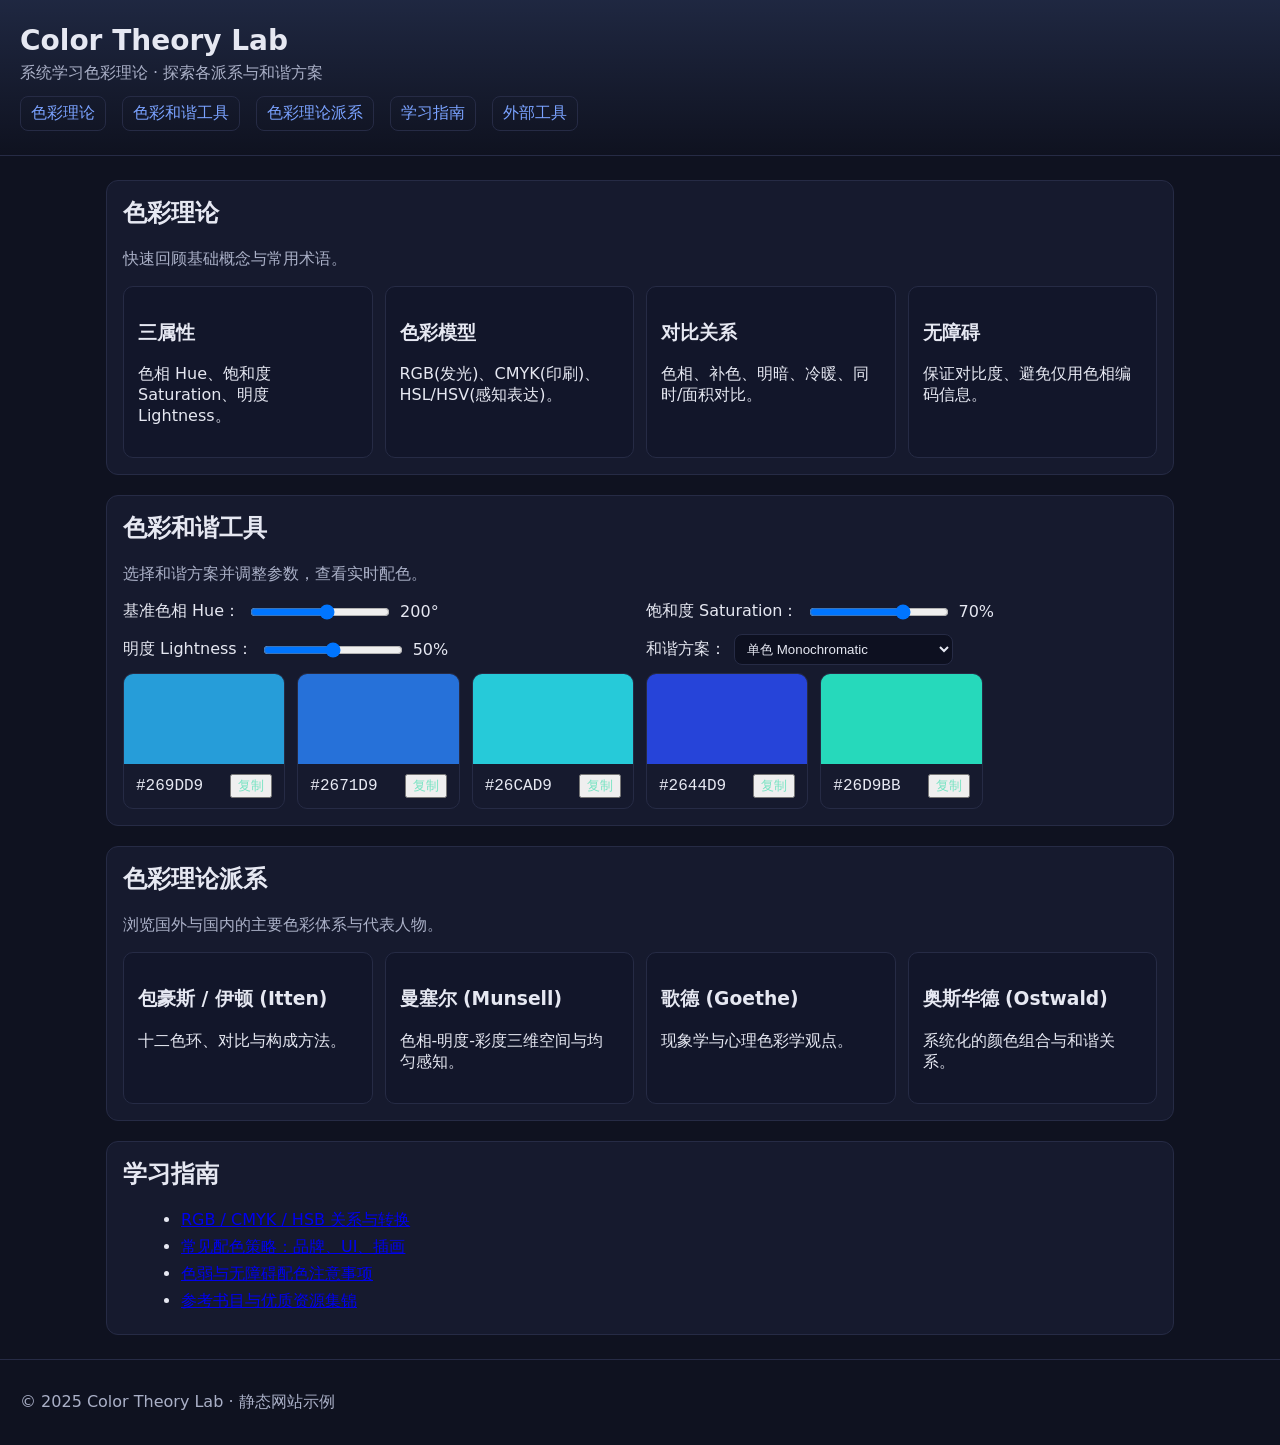
<file: index.html>
<!DOCTYPE html>
<html lang="zh-CN">
<head>
  <meta charset="UTF-8" />
  <meta name="viewport" content="width=device-width, initial-scale=1" />
  <title>Color Theory Lab | 色彩理论学习站</title>
  <meta name="description" content="一个用于学习色彩理论的静态网站，包含各流派与交互式色彩和谐工具。" />
  <link rel="stylesheet" href="assets/styles.css" />
</head>
<body>
  <header class="site-header">
    <h1>Color Theory Lab</h1>
    <p class="tagline">系统学习色彩理论 · 探索各派系与和谐方案</p>
    <nav class="main-nav">
      <a href="#theory">色彩理论</a>
      <a href="#tool">色彩和谐工具</a>
      <a href="#schools">色彩理论派系</a>
      <a href="#guides">学习指南</a>
      <a href="https://www.color-hex.com/" target="_blank" rel="noopener">外部工具</a>
    </nav>
  </header>

  <main class="container">
    <section id="theory" class="card">
      <h2>色彩理论</h2>
      <p class="muted">快速回顾基础概念与常用术语。</p>
      <div class="grid">
        <div class="grid-item">
          <h3>三属性</h3>
          <p>色相 Hue、饱和度 Saturation、明度 Lightness。</p>
        </div>
        <div class="grid-item">
          <h3>色彩模型</h3>
          <p>RGB(发光)、CMYK(印刷)、HSL/HSV(感知表达)。</p>
        </div>
        <div class="grid-item">
          <h3>对比关系</h3>
          <p>色相、补色、明暗、冷暖、同时/面积对比。</p>
        </div>
        <div class="grid-item">
          <h3>无障碍</h3>
          <p>保证对比度、避免仅用色相编码信息。</p>
        </div>
      </div>
    </section>

    <section id="tool" class="card">
      <h2>色彩和谐工具</h2>
      <p class="muted">选择和谐方案并调整参数，查看实时配色。</p>
      <div class="controls">
        <label>基准色相 Hue：<input type="range" id="hue" min="0" max="360" value="200" /><span id="hueVal">200°</span></label>
        <label>饱和度 Saturation：<input type="range" id="sat" min="0" max="100" value="70" /><span id="satVal">70%</span></label>
        <label>明度 Lightness：<input type="range" id="light" min="0" max="100" value="50" /><span id="lightVal">50%</span></label>
        <label>和谐方案：
          <select id="harmony">
            <option value="mono">单色 Monochromatic</option>
            <option value="complement">互补 Complementary</option>
            <option value="split">分裂互补 Split-Complementary</option>
            <option value="analogous">类似 Analogous</option>
            <option value="triad">三角 Triadic</option>
            <option value="tetrad">四方 Tetradic</option>
          </select>
        </label>
      </div>
      <div id="palette" class="palette"></div>
    </section>

    <section id="schools" class="card">
      <h2>色彩理论派系</h2>
      <p class="muted">浏览国外与国内的主要色彩体系与代表人物。</p>
      <div class="grid">
        <a class="grid-item" href="schools/itten-bauhaus.html">
          <h3>包豪斯 / 伊顿 (Itten)</h3>
          <p>十二色环、对比与构成方法。</p>
        </a>
        <a class="grid-item" href="schools/munsell.html">
          <h3>曼塞尔 (Munsell)</h3>
          <p>色相-明度-彩度三维空间与均匀感知。</p>
        </a>
        <a class="grid-item" href="schools/goethe.html">
          <h3>歌德 (Goethe)</h3>
          <p>现象学与心理色彩学观点。</p>
        </a>
        <a class="grid-item" href="schools/ostwald.html">
          <h3>奥斯华德 (Ostwald)</h3>
          <p>系统化的颜色组合与和谐关系。</p>
        </a>
      </div>
    </section>

    <section id="guides" class="card">
      <h2>学习指南</h2>
      <ul class="list">
        <li><a href="#">RGB / CMYK / HSB 关系与转换</a></li>
        <li><a href="#">常见配色策略：品牌、UI、插画</a></li>
        <li><a href="#">色弱与无障碍配色注意事项</a></li>
        <li><a href="#">参考书目与优质资源集锦</a></li>
      </ul>
    </section>
  </main>

  <footer class="site-footer">
    <p>© 2025 Color Theory Lab · 静态网站示例</p>
  </footer>

  <script src="assets/scripts.js"></script>
</body>
</html>
</file>
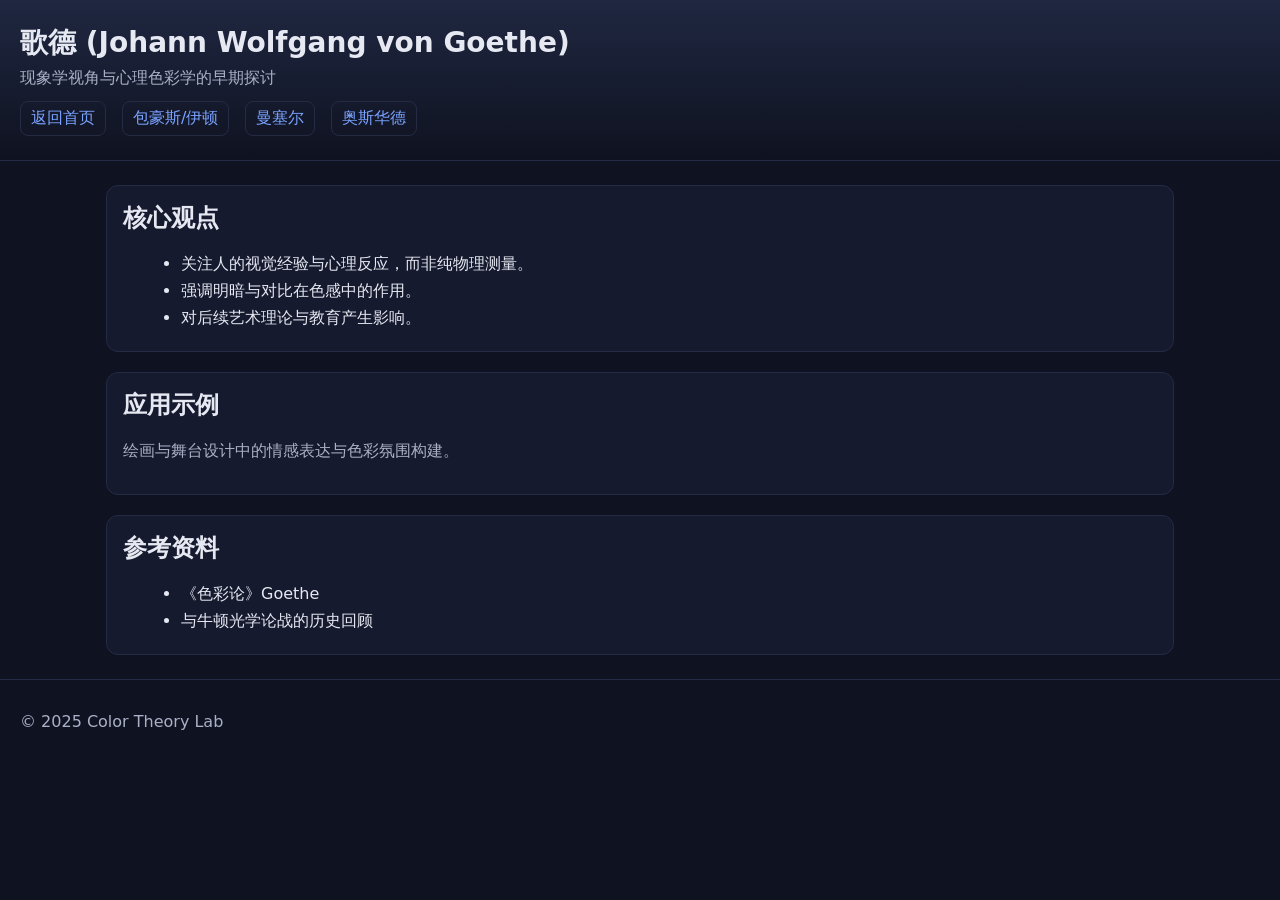
<file: schools/goethe.html>
<!DOCTYPE html>
<html lang="zh-CN">
<head>
  <meta charset="UTF-8" />
  <meta name="viewport" content="width=device-width, initial-scale=1" />
  <title>歌德 | 色彩理论派系</title>
  <link rel="stylesheet" href="../assets/styles.css" />
</head>
<body>
  <header class="site-header">
    <h1>歌德 (Johann Wolfgang von Goethe)</h1>
    <p class="tagline">现象学视角与心理色彩学的早期探讨</p>
    <nav class="main-nav">
      <a href="../index.html">返回首页</a>
      <a href="itten-bauhaus.html">包豪斯/伊顿</a>
      <a href="munsell.html">曼塞尔</a>
      <a href="ostwald.html">奥斯华德</a>
    </nav>
  </header>
  <main class="container">
    <section class="card">
      <h2>核心观点</h2>
      <ul class="list">
        <li>关注人的视觉经验与心理反应，而非纯物理测量。</li>
        <li>强调明暗与对比在色感中的作用。</li>
        <li>对后续艺术理论与教育产生影响。</li>
      </ul>
    </section>
    <section class="card">
      <h2>应用示例</h2>
      <p class="muted">绘画与舞台设计中的情感表达与色彩氛围构建。</p>
    </section>
    <section class="card">
      <h2>参考资料</h2>
      <ul class="list">
        <li>《色彩论》Goethe</li>
        <li>与牛顿光学论战的历史回顾</li>
      </ul>
    </section>
  </main>
  <footer class="site-footer">
    <p>© 2025 Color Theory Lab</p>
  </footer>
</body>
</html>
</file>
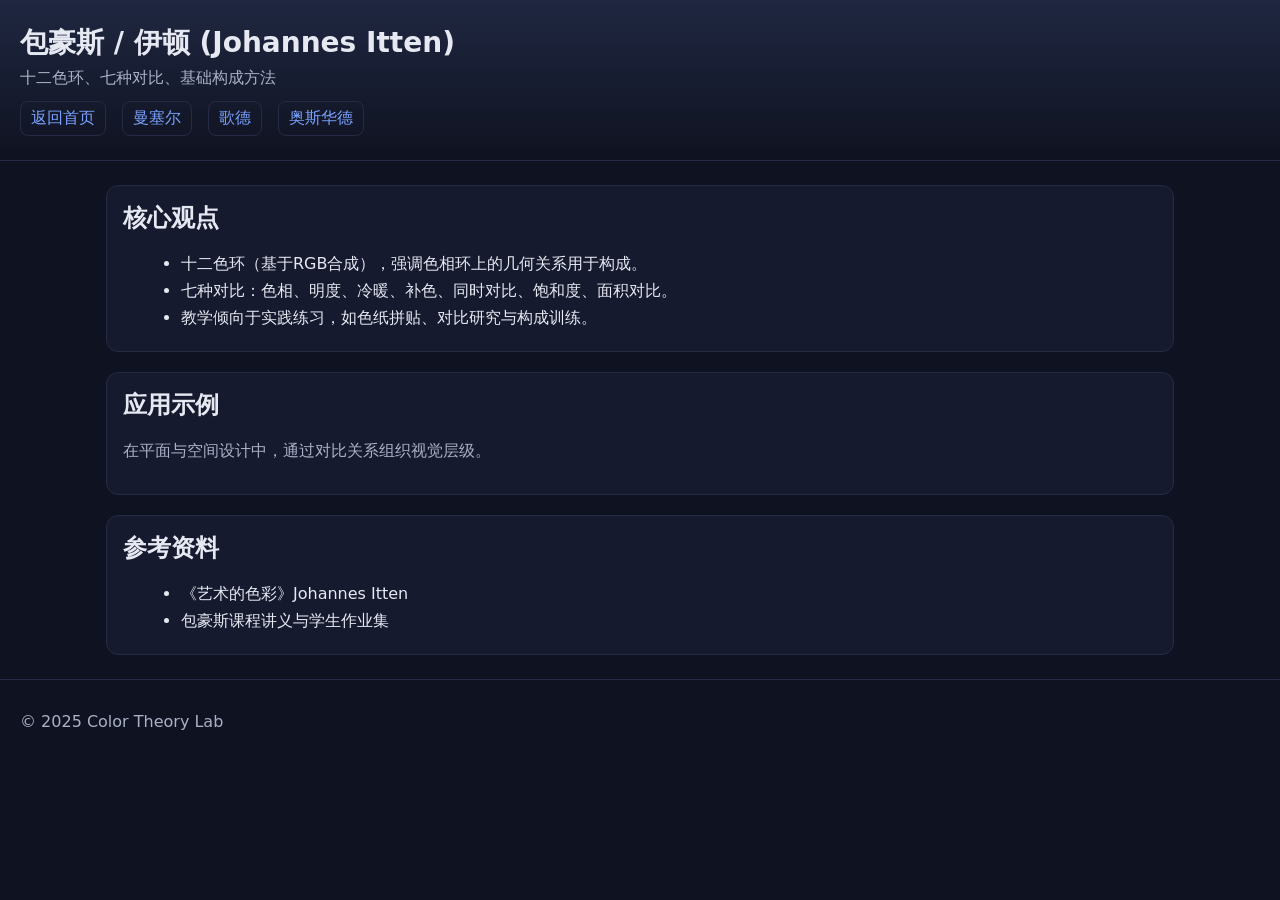
<file: schools/itten-bauhaus.html>
<!DOCTYPE html>
<html lang="zh-CN">
<head>
  <meta charset="UTF-8" />
  <meta name="viewport" content="width=device-width, initial-scale=1" />
  <title>包豪斯 / 伊顿 | 色彩理论派系</title>
  <link rel="stylesheet" href="../assets/styles.css" />
</head>
<body>
  <header class="site-header">
    <h1>包豪斯 / 伊顿 (Johannes Itten)</h1>
    <p class="tagline">十二色环、七种对比、基础构成方法</p>
    <nav class="main-nav">
      <a href="../index.html">返回首页</a>
      <a href="munsell.html">曼塞尔</a>
      <a href="goethe.html">歌德</a>
      <a href="ostwald.html">奥斯华德</a>
    </nav>
  </header>
  <main class="container">
    <section class="card">
      <h2>核心观点</h2>
      <ul class="list">
        <li>十二色环（基于RGB合成），强调色相环上的几何关系用于构成。</li>
        <li>七种对比：色相、明度、冷暖、补色、同时对比、饱和度、面积对比。</li>
        <li>教学倾向于实践练习，如色纸拼贴、对比研究与构成训练。</li>
      </ul>
    </section>
    <section class="card">
      <h2>应用示例</h2>
      <p class="muted">在平面与空间设计中，通过对比关系组织视觉层级。</p>
    </section>
    <section class="card">
      <h2>参考资料</h2>
      <ul class="list">
        <li>《艺术的色彩》Johannes Itten</li>
        <li>包豪斯课程讲义与学生作业集</li>
      </ul>
    </section>
  </main>
  <footer class="site-footer">
    <p>© 2025 Color Theory Lab</p>
  </footer>
</body>
</html>
</file>
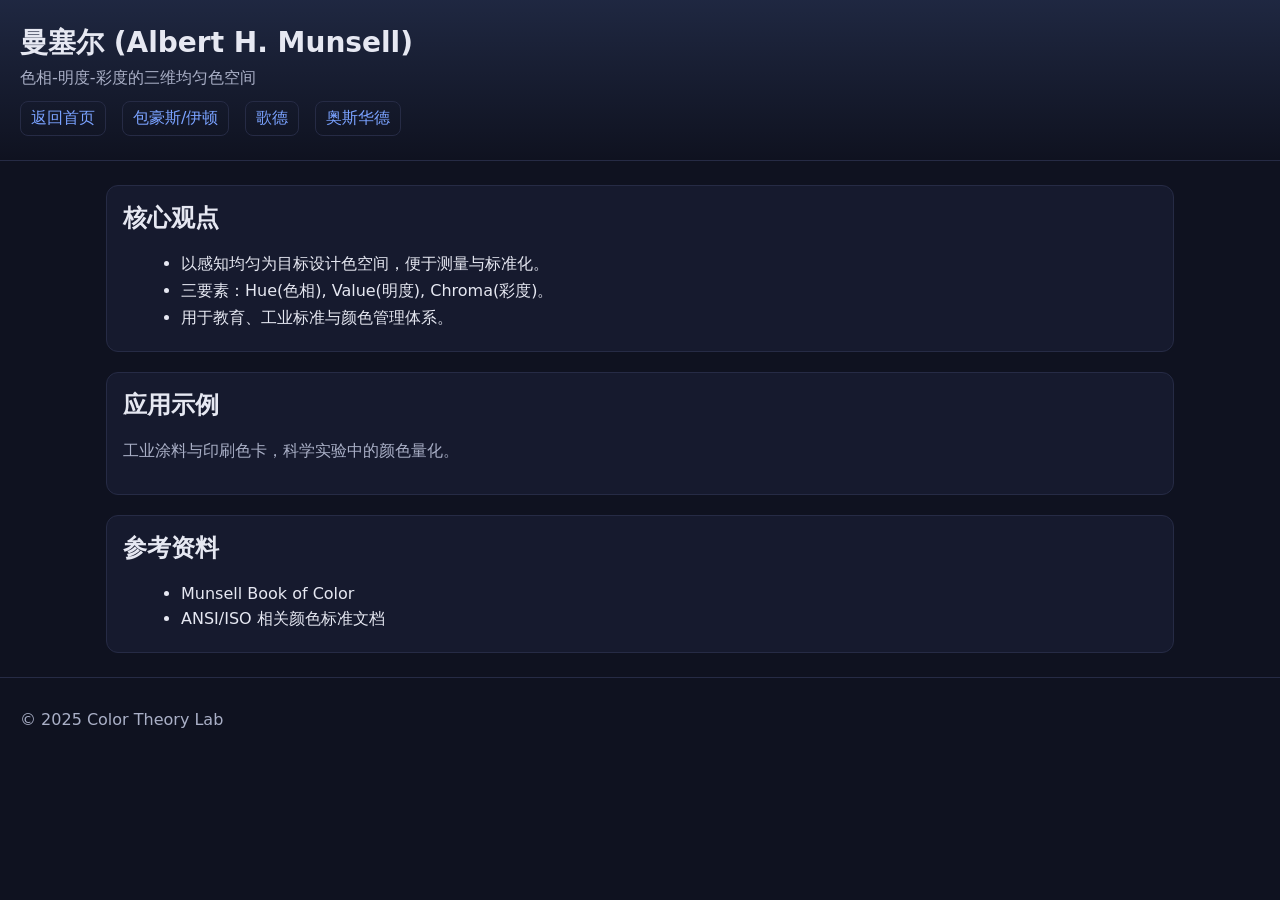
<file: schools/munsell.html>
<!DOCTYPE html>
<html lang="zh-CN">
<head>
  <meta charset="UTF-8" />
  <meta name="viewport" content="width=device-width, initial-scale=1" />
  <title>曼塞尔 | 色彩理论派系</title>
  <link rel="stylesheet" href="../assets/styles.css" />
</head>
<body>
  <header class="site-header">
    <h1>曼塞尔 (Albert H. Munsell)</h1>
    <p class="tagline">色相-明度-彩度的三维均匀色空间</p>
    <nav class="main-nav">
      <a href="../index.html">返回首页</a>
      <a href="itten-bauhaus.html">包豪斯/伊顿</a>
      <a href="goethe.html">歌德</a>
      <a href="ostwald.html">奥斯华德</a>
    </nav>
  </header>
  <main class="container">
    <section class="card">
      <h2>核心观点</h2>
      <ul class="list">
        <li>以感知均匀为目标设计色空间，便于测量与标准化。</li>
        <li>三要素：Hue(色相), Value(明度), Chroma(彩度)。</li>
        <li>用于教育、工业标准与颜色管理体系。</li>
      </ul>
    </section>
    <section class="card">
      <h2>应用示例</h2>
      <p class="muted">工业涂料与印刷色卡，科学实验中的颜色量化。</p>
    </section>
    <section class="card">
      <h2>参考资料</h2>
      <ul class="list">
        <li>Munsell Book of Color</li>
        <li>ANSI/ISO 相关颜色标准文档</li>
      </ul>
    </section>
  </main>
  <footer class="site-footer">
    <p>© 2025 Color Theory Lab</p>
  </footer>
</body>
</html>
</file>
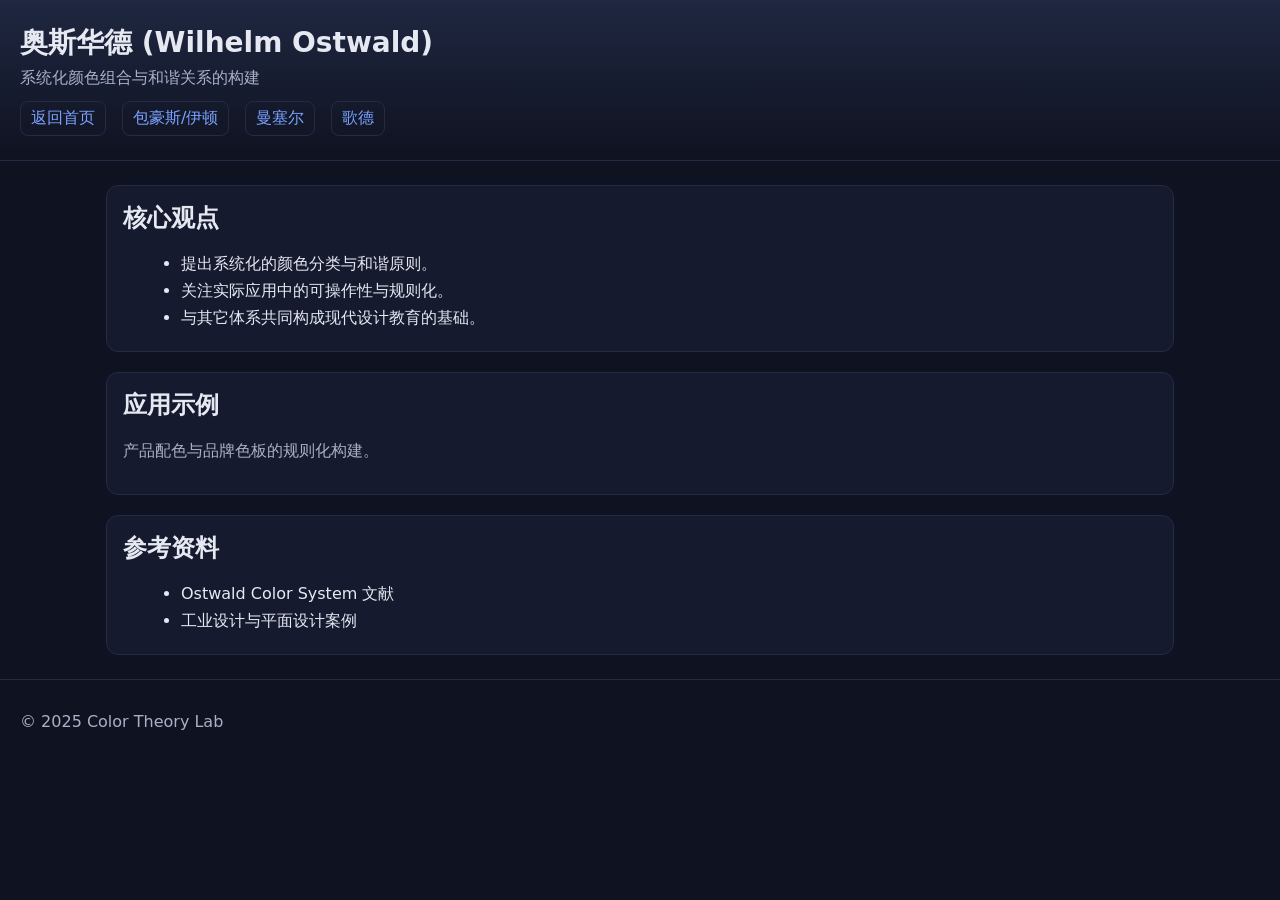
<file: schools/ostwald.html>
<!DOCTYPE html>
<html lang="zh-CN">
<head>
  <meta charset="UTF-8" />
  <meta name="viewport" content="width=device-width, initial-scale=1" />
  <title>奥斯华德 | 色彩理论派系</title>
  <link rel="stylesheet" href="../assets/styles.css" />
</head>
<body>
  <header class="site-header">
    <h1>奥斯华德 (Wilhelm Ostwald)</h1>
    <p class="tagline">系统化颜色组合与和谐关系的构建</p>
    <nav class="main-nav">
      <a href="../index.html">返回首页</a>
      <a href="itten-bauhaus.html">包豪斯/伊顿</a>
      <a href="munsell.html">曼塞尔</a>
      <a href="goethe.html">歌德</a>
    </nav>
  </header>
  <main class="container">
    <section class="card">
      <h2>核心观点</h2>
      <ul class="list">
        <li>提出系统化的颜色分类与和谐原则。</li>
        <li>关注实际应用中的可操作性与规则化。</li>
        <li>与其它体系共同构成现代设计教育的基础。</li>
      </ul>
    </section>
    <section class="card">
      <h2>应用示例</h2>
      <p class="muted">产品配色与品牌色板的规则化构建。</p>
    </section>
    <section class="card">
      <h2>参考资料</h2>
      <ul class="list">
        <li>Ostwald Color System 文献</li>
        <li>工业设计与平面设计案例</li>
      </ul>
    </section>
  </main>
  <footer class="site-footer">
    <p>© 2025 Color Theory Lab</p>
  </footer>
</body>
</html>
</file>
<file: assets/styles.css>
/* 基础主题与布局 */
:root{
  --bg:#0f1220;
  --surface:#161a2e;
  --border:#262b45;
  --text:#e6e8f2;
  --muted:#aab0c7;
  --primary:#7aa2ff;
  --accent:#76e3c2;
}
*{box-sizing:border-box}
html,body{height:100%}
body{
  margin:0; font-family: system-ui, -apple-system, Segoe UI, Roboto, "PingFang SC", "Microsoft YaHei", sans-serif;
  background: var(--bg); color: var(--text);
}

.site-header{padding:24px 20px;border-bottom:1px solid var(--border);background:linear-gradient(180deg,rgba(122,162,255,.15),transparent)}
.site-header h1{margin:0;font-size:28px}
.tagline{margin:6px 0 12px;color:var(--muted)}
.main-nav{display:flex;gap:16px;flex-wrap:wrap}
.main-nav a{color:var(--primary);text-decoration:none;padding:6px 10px;border:1px solid var(--border);border-radius:8px}
.main-nav a:hover{background:var(--surface)}

.container{max-width:1100px;margin:24px auto;padding:0 16px;}
.card{border:1px solid var(--border);background:var(--surface);padding:16px;border-radius:12px;margin-bottom:20px}
.card h2{margin-top:0}
.muted{color:var(--muted)}

.controls{display:grid;grid-template-columns:repeat(2,minmax(220px,1fr));gap:12px;margin:12px 0 8px}
.controls label{display:flex;align-items:center;gap:8px}
.controls input[type="range"]{width:140px}
.controls select{padding:6px 8px;background:#0d1020;color:var(--text);border:1px solid var(--border);border-radius:8px}

.palette{display:grid;grid-template-columns:repeat(auto-fill,minmax(160px,1fr));gap:12px}
.swatch{border:1px solid var(--border);border-radius:10px;overflow:hidden}
.swatch .color{height:90px}
.swatch .meta{padding:10px 12px;display:flex;justify-content:space-between;align-items:center}
.meta .hex{font-family: ui-monospace, SFMono-Regular, Menlo, Consolas, monospace}
.copy{cursor:pointer;color:var(--accent)}
.copy:hover{text-decoration:underline}

.grid{display:grid;grid-template-columns:repeat(auto-fill,minmax(240px,1fr));gap:12px}
.grid-item{display:block;padding:14px;border:1px solid var(--border);border-radius:10px;color:var(--text);text-decoration:none;background:#12162a}
.grid-item:hover{border-color:var(--primary);box-shadow:0 0 0 2px rgba(122,162,255,.2) inset}

.list{margin:8px 0 0 18px}
.list li{margin:6px 0}

.site-footer{padding:16px 20px;border-top:1px solid var(--border);color:var(--muted)}
</file>
